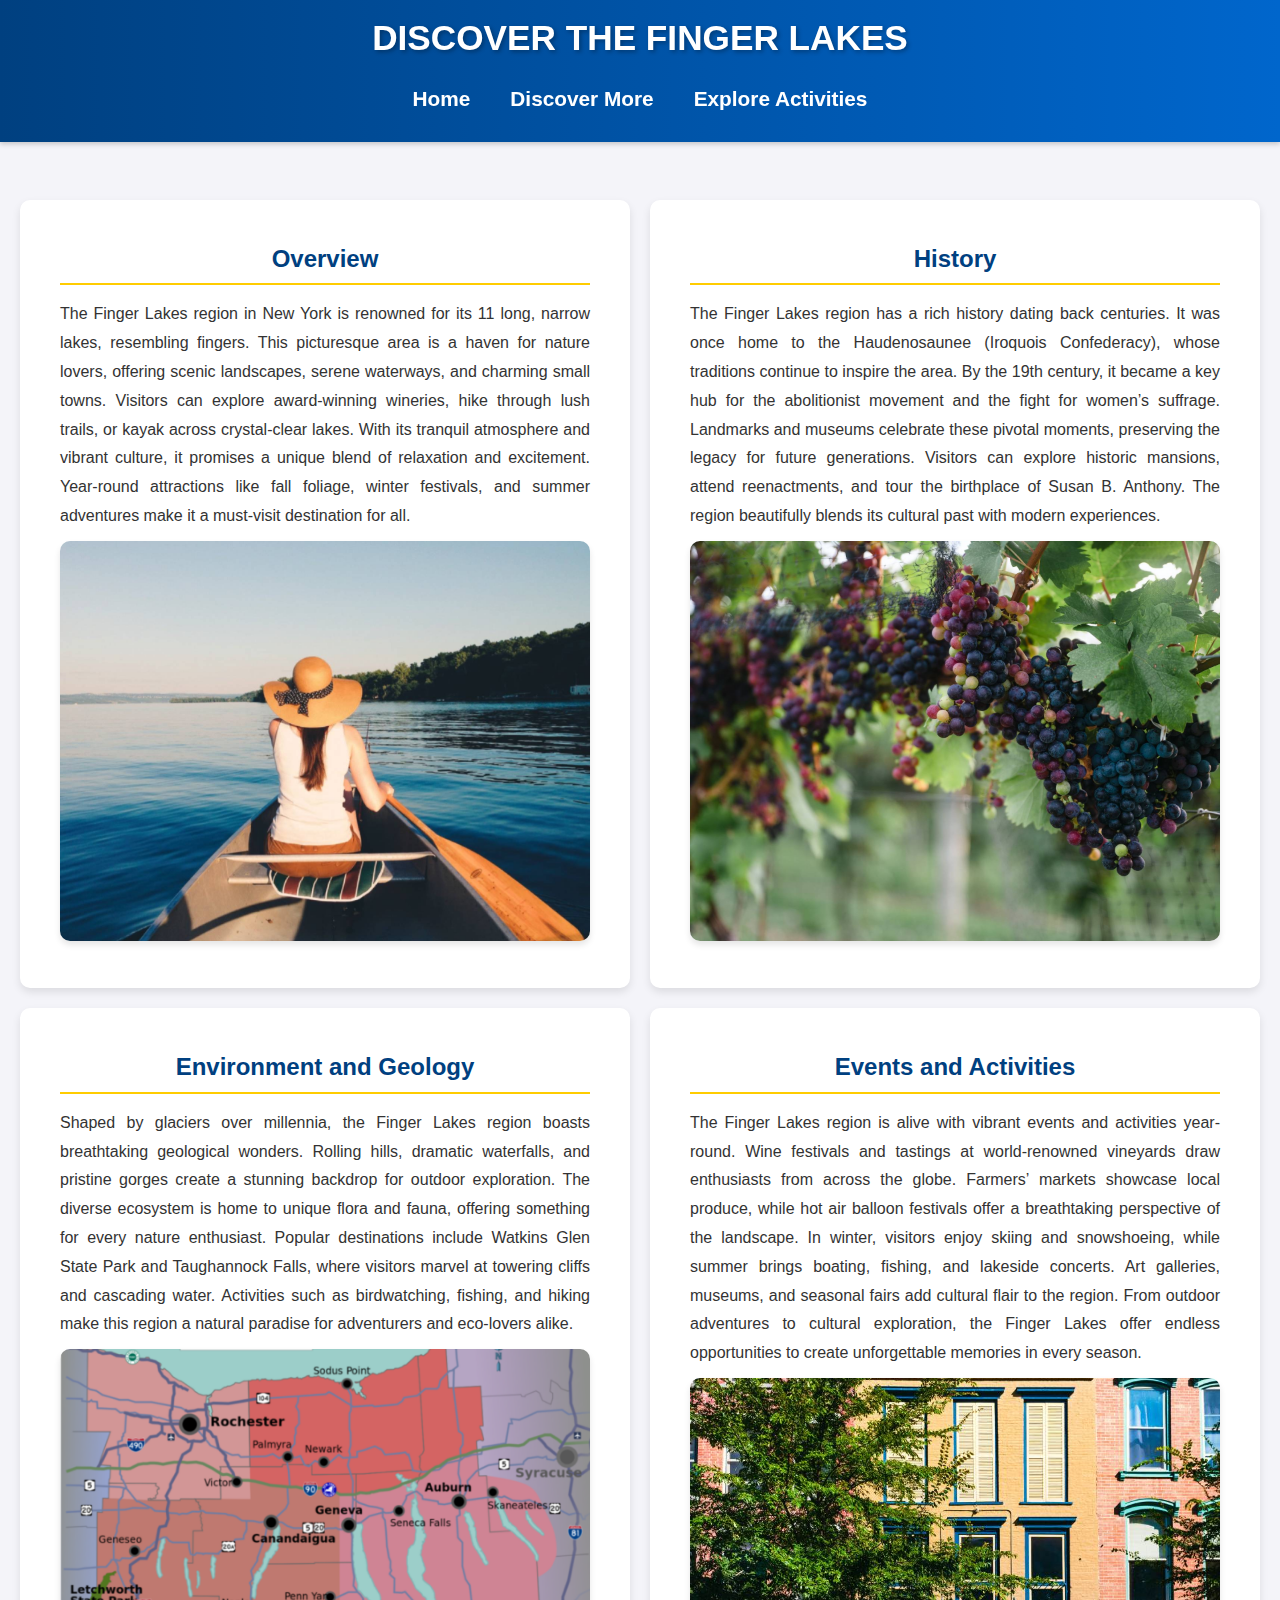
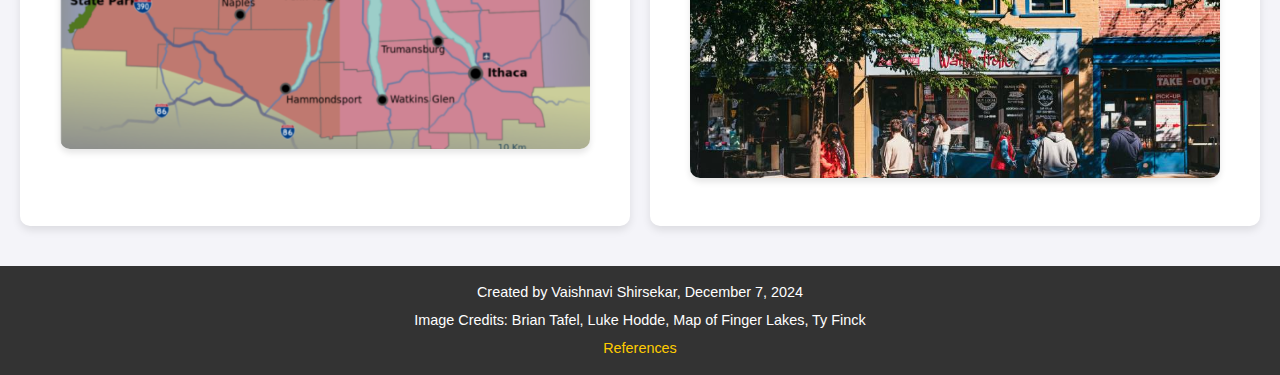
<file: index.html>
<!DOCTYPE html>
<html lang="en">
<head>
    <meta charset="UTF-8">
    <meta name="viewport" content="width=device-width, initial-scale=1.0">
    <title>Vaishnavi_Shirsekar's Final Practical</title>
    <link rel="stylesheet" href="styles/styles_1.css">
</head>
<body>
    <header>
        <h1>Discover the Finger Lakes</h1>
        <div class="hamburger" onclick="toggleMenu()">
            <span></span>
            <span></span>
            <span></span>
        </div>
        <nav id="nav-links">
            <ul>
                <li><a href="index.html">Home</a></li>
                <li><a href="finger_lakes_2.html">Discover More</a></li>
                <li><a href="finger_lakes_3.html">Explore Activities</a></li>
            </ul>
        </nav>
    </header>

    <main>
        <section id="overview">
            <h2>Overview</h2>
            <p>The Finger Lakes region in New York is renowned for its 11 long, narrow lakes, resembling fingers. This picturesque area is a haven for nature lovers, offering scenic landscapes, serene waterways, and charming small towns. Visitors can explore award-winning wineries, hike through lush trails, or kayak across crystal-clear lakes. With its tranquil atmosphere and vibrant culture, it promises a unique blend of relaxation and excitement. Year-round attractions like fall foliage, winter festivals, and summer adventures make it a must-visit destination for all.</p>
            <img 
                src="images/brian-tafel-3ktyUGus5zU-unsplash.jpg" 
                srcset="images/overview-1600px.jpg 1600w,
                        images/overview-1200px.jpg 1200w"
                sizes="(max-width: 768px) 100vw, (max-width: 1200px) 50vw, 33vw"
                alt="Canoeing on a serene lake">
        </section>

        <section id="history">
            <h2>History</h2>
            <p>The Finger Lakes region has a rich history dating back centuries. It was once home to the Haudenosaunee (Iroquois Confederacy), whose traditions continue to inspire the area. By the 19th century, it became a key hub for the abolitionist movement and the fight for women’s suffrage. Landmarks and museums celebrate these pivotal moments, preserving the legacy for future generations. Visitors can explore historic mansions, attend reenactments, and tour the birthplace of Susan B. Anthony. The region beautifully blends its cultural past with modern experiences.</p>
            <img 
                src="images/luke-hodde-Jy6wIGmbGk0-unsplash.jpg" 
                srcset="images/history-1600px.jpg 1600w,
                        images/history-1200px.jpg 1200w"
                sizes="(max-width: 768px) 100vw, (max-width: 1200px) 50vw, 33vw"
                alt="Vineyard in Finger Lakes">
        </section>

        <section id="environment">
            <h2>Environment and Geology</h2>
            <p>Shaped by glaciers over millennia, the Finger Lakes region boasts breathtaking geological wonders. Rolling hills, dramatic waterfalls, and pristine gorges create a stunning backdrop for outdoor exploration. The diverse ecosystem is home to unique flora and fauna, offering something for every nature enthusiast. Popular destinations include Watkins Glen State Park and Taughannock Falls, where visitors marvel at towering cliffs and cascading water. Activities such as birdwatching, fishing, and hiking make this region a natural paradise for adventurers and eco-lovers alike.</p>
            <img 
                src="images/New_York_-_Finger_Lakes_region_map_with_road_shields.svg.png" 
                srcset="images/newyork22.png 1600w,
                        images/newyork-1200px.png 1200w,
                        images/newyork-2000px.png 2000w"
                sizes="(max-width: 768px) 100vw, 50vw"
                alt="Map of Finger Lakes region">
        </section>

        <section id="culture">
            <h2>Events and Activities</h2>
            <p>The Finger Lakes region is alive with vibrant events and activities year-round. Wine festivals and tastings at world-renowned vineyards draw enthusiasts from across the globe. Farmers’ markets showcase local produce, while hot air balloon festivals offer a breathtaking perspective of the landscape. In winter, visitors enjoy skiing and snowshoeing, while summer brings boating, fishing, and lakeside concerts. Art galleries, museums, and seasonal fairs add cultural flair to the region. From outdoor adventures to cultural exploration, the Finger Lakes offer endless opportunities to create unforgettable memories in every season.</p>
            <img 
                src="images/ty-finck-UBJpFMHgeI0-unsplash.jpg" 
                srcset="images/events-1600px.jpg 1600w,
                        images/events-1200px.jpg 1200w" 
                sizes="(max-width: 768px) 100vw, 50vw"
                alt="Colorful street in the Finger Lakes region">
        </section>
    </main>

    <footer>
        <p>Created by Vaishnavi Shirsekar, December 7, 2024</p>
        <p>Image Credits: Brian Tafel, Luke Hodde, Map of Finger Lakes, Ty Finck</p>
        <p><a href="https://www.fingerlakestravelny.com/about/the-finger-lakes/" target="_blank" rel="noopener noreferrer">References</a></p>

    </footer>

    <script>
        function toggleMenu() {
    const navLinks = document.getElementById('nav-links');
    const hamburger = document.querySelector('.hamburger');
    navLinks.classList.toggle('nav-active');
    hamburger.classList.toggle('active');
}
    </script>
</body>
</html>
</file>
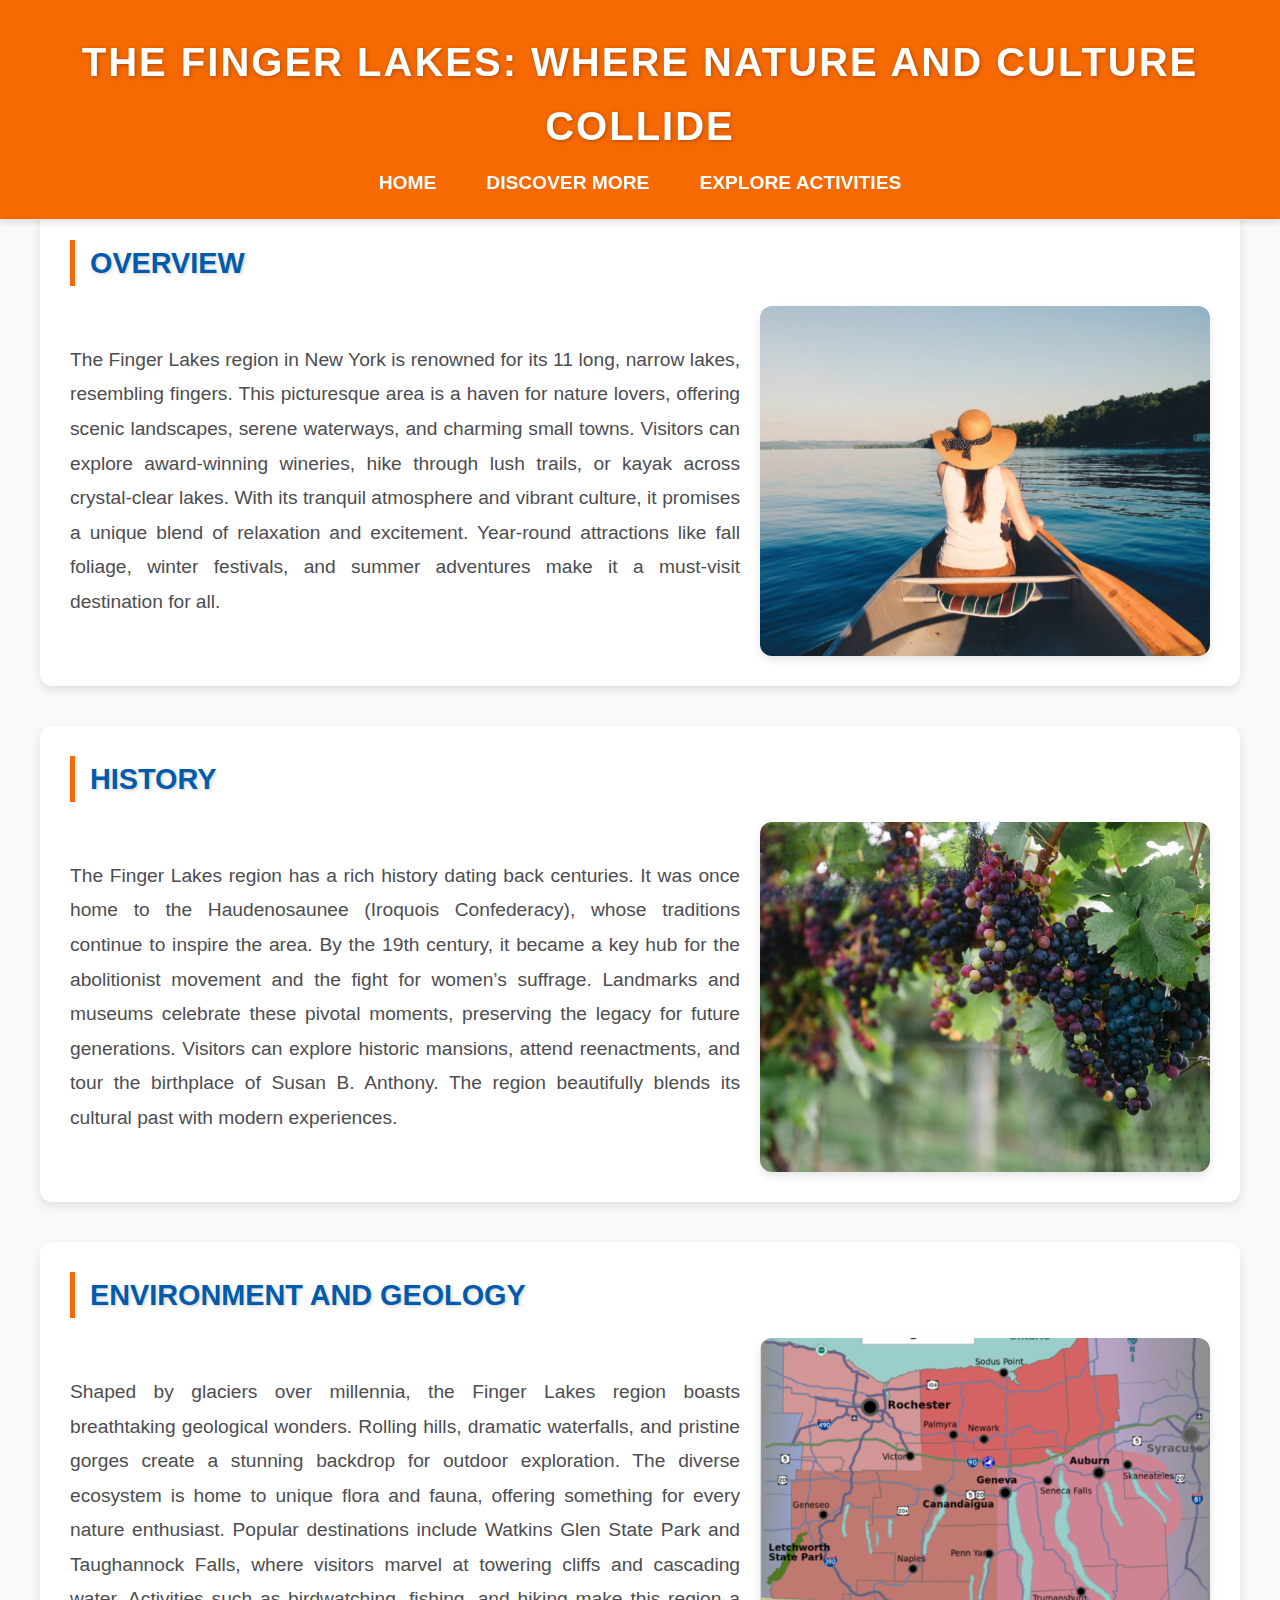
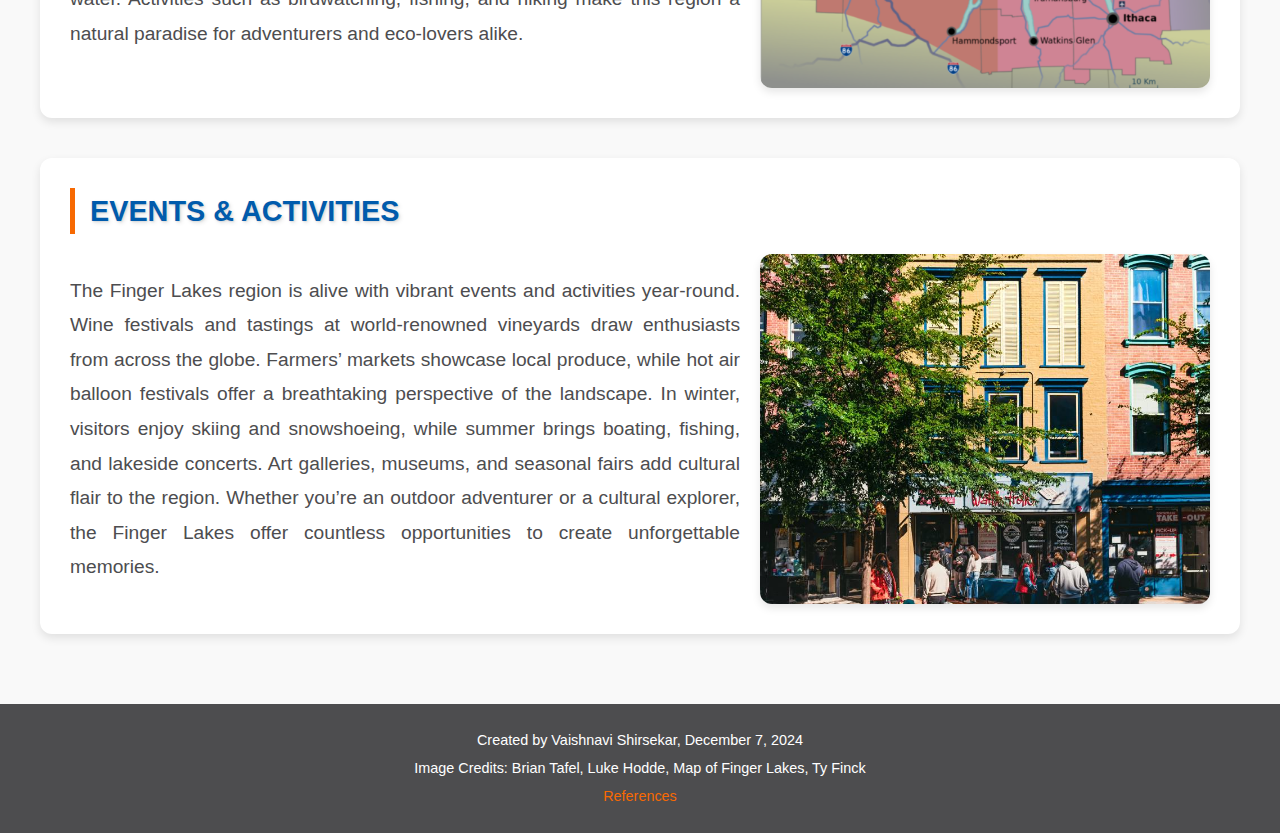
<file: finger_lakes_2.html>
<!DOCTYPE html>
<html lang="en">
<head>
    <meta charset="UTF-8">
    <meta name="viewport" content="width=device-width, initial-scale=1.0">
    <title>Vaishnavi_Shirsekar's Final Practical</title>
    <link rel="stylesheet" href="styles/styles_2.css">
</head>
<body>
    <header>
        <h1>The Finger Lakes: Where Nature and Culture Collide</h1>
        <nav>
            <div class="hamburger" onclick="toggleMenu()">
                <span></span>
                <span></span>
                <span></span>
            </div>
            <ul class="nav-links">
                <li><a href="index.html">Home</a></li>
                <li><a href="finger_lakes_2.html">Discover More</a></li>
                <li><a href="finger_lakes_3.html">Explore Activities</a></li>
            </ul>
        </nav>
    </header>

    <main>
        <section id="overview">
            <h2>Overview</h2>
            <div class="content">
                <p>The Finger Lakes region in New York is renowned for its 11 long, narrow lakes, resembling fingers. This picturesque area is a haven for nature lovers, offering scenic landscapes, serene waterways, and charming small towns. Visitors can explore award-winning wineries, hike through lush trails, or kayak across crystal-clear lakes. With its tranquil atmosphere and vibrant culture, it promises a unique blend of relaxation and excitement. Year-round attractions like fall foliage, winter festivals, and summer adventures make it a must-visit destination for all.</p>
                <img 
                src="images/brian-tafel-3ktyUGus5zU-unsplash.jpg" 
                srcset="images/overview-1600px.jpg 1600w,
                        images/overview-1200px.jpg 1200w"
                sizes="(max-width: 768px) 100vw, (max-width: 1200px) 50vw, 33vw"
                alt="Canoeing on a serene lake">
            </div>
        </section>

        <section id="history">
            <h2>History</h2>
            <div class="content">
                <p>The Finger Lakes region has a rich history dating back centuries. It was once home to the Haudenosaunee (Iroquois Confederacy), whose traditions continue to inspire the area. By the 19th century, it became a key hub for the abolitionist movement and the fight for women’s suffrage. Landmarks and museums celebrate these pivotal moments, preserving the legacy for future generations. Visitors can explore historic mansions, attend reenactments, and tour the birthplace of Susan B. Anthony. The region beautifully blends its cultural past with modern experiences.</p>
                <img 
                src="images/luke-hodde-Jy6wIGmbGk0-unsplash.jpg" 
                srcset="images/history-1600px.jpg 1600w,
                        images/history-1200px.jpg 1200w"
                sizes="(max-width: 768px) 100vw, (max-width: 1200px) 50vw, 33vw"
                alt="Vineyard in Finger Lakes">
            </div>
        </section>

        <section id="environment">
            <h2>Environment and Geology</h2>
            <div class="content">
                <p>Shaped by glaciers over millennia, the Finger Lakes region boasts breathtaking geological wonders. Rolling hills, dramatic waterfalls, and pristine gorges create a stunning backdrop for outdoor exploration. The diverse ecosystem is home to unique flora and fauna, offering something for every nature enthusiast. Popular destinations include Watkins Glen State Park and Taughannock Falls, where visitors marvel at towering cliffs and cascading water. Activities such as birdwatching, fishing, and hiking make this region a natural paradise for adventurers and eco-lovers alike.</p>
                <img 
                src="images/New_York_-_Finger_Lakes_region_map_with_road_shields.svg.png" 
                srcset="images/newyork22.png 1600w,
                        images/newyork-1200px.png 1200w,
                        images/newyork-2000px.png 2000w"
                sizes="(max-width: 768px) 100vw, 50vw"
                alt="Map of Finger Lakes region">
            </div>
        </section>

        <section id="culture">
            <h2>Events & Activities</h2>
            <div class="content">
                <p>The Finger Lakes region is alive with vibrant events and activities year-round. Wine festivals and tastings at world-renowned vineyards draw enthusiasts from across the globe. Farmers’ markets showcase local produce, while hot air balloon festivals offer a breathtaking perspective of the landscape. In winter, visitors enjoy skiing and snowshoeing, while summer brings boating, fishing, and lakeside concerts. Art galleries, museums, and seasonal fairs add cultural flair to the region. Whether you’re an outdoor adventurer or a cultural explorer, the Finger Lakes offer countless opportunities to create unforgettable memories.</p>
                <img 
                src="images/ty-finck-UBJpFMHgeI0-unsplash.jpg" 
                srcset="images/events-1600px.jpg 1600w,
                        images/events-1200px.jpg 1200w" 
                sizes="(max-width: 768px) 100vw, 50vw"
                alt="Colorful street in the Finger Lakes region">
            </div>
        </section>
    </main>

    <footer>
        <p>Created by Vaishnavi Shirsekar, December 7, 2024</p>
        <p>Image Credits: Brian Tafel, Luke Hodde, Map of Finger Lakes, Ty Finck</p>
        <p><a href="https://www.fingerlakes.org/services/tourism-information" target="_blank" rel="noopener noreferrer">References</a></p>

    </footer>
    <script>
        function toggleMenu() {
            const navLinks = document.querySelector('.nav-links');
            navLinks.classList.toggle('nav-active');
        }
    </script>
</body>
</html>
</file>
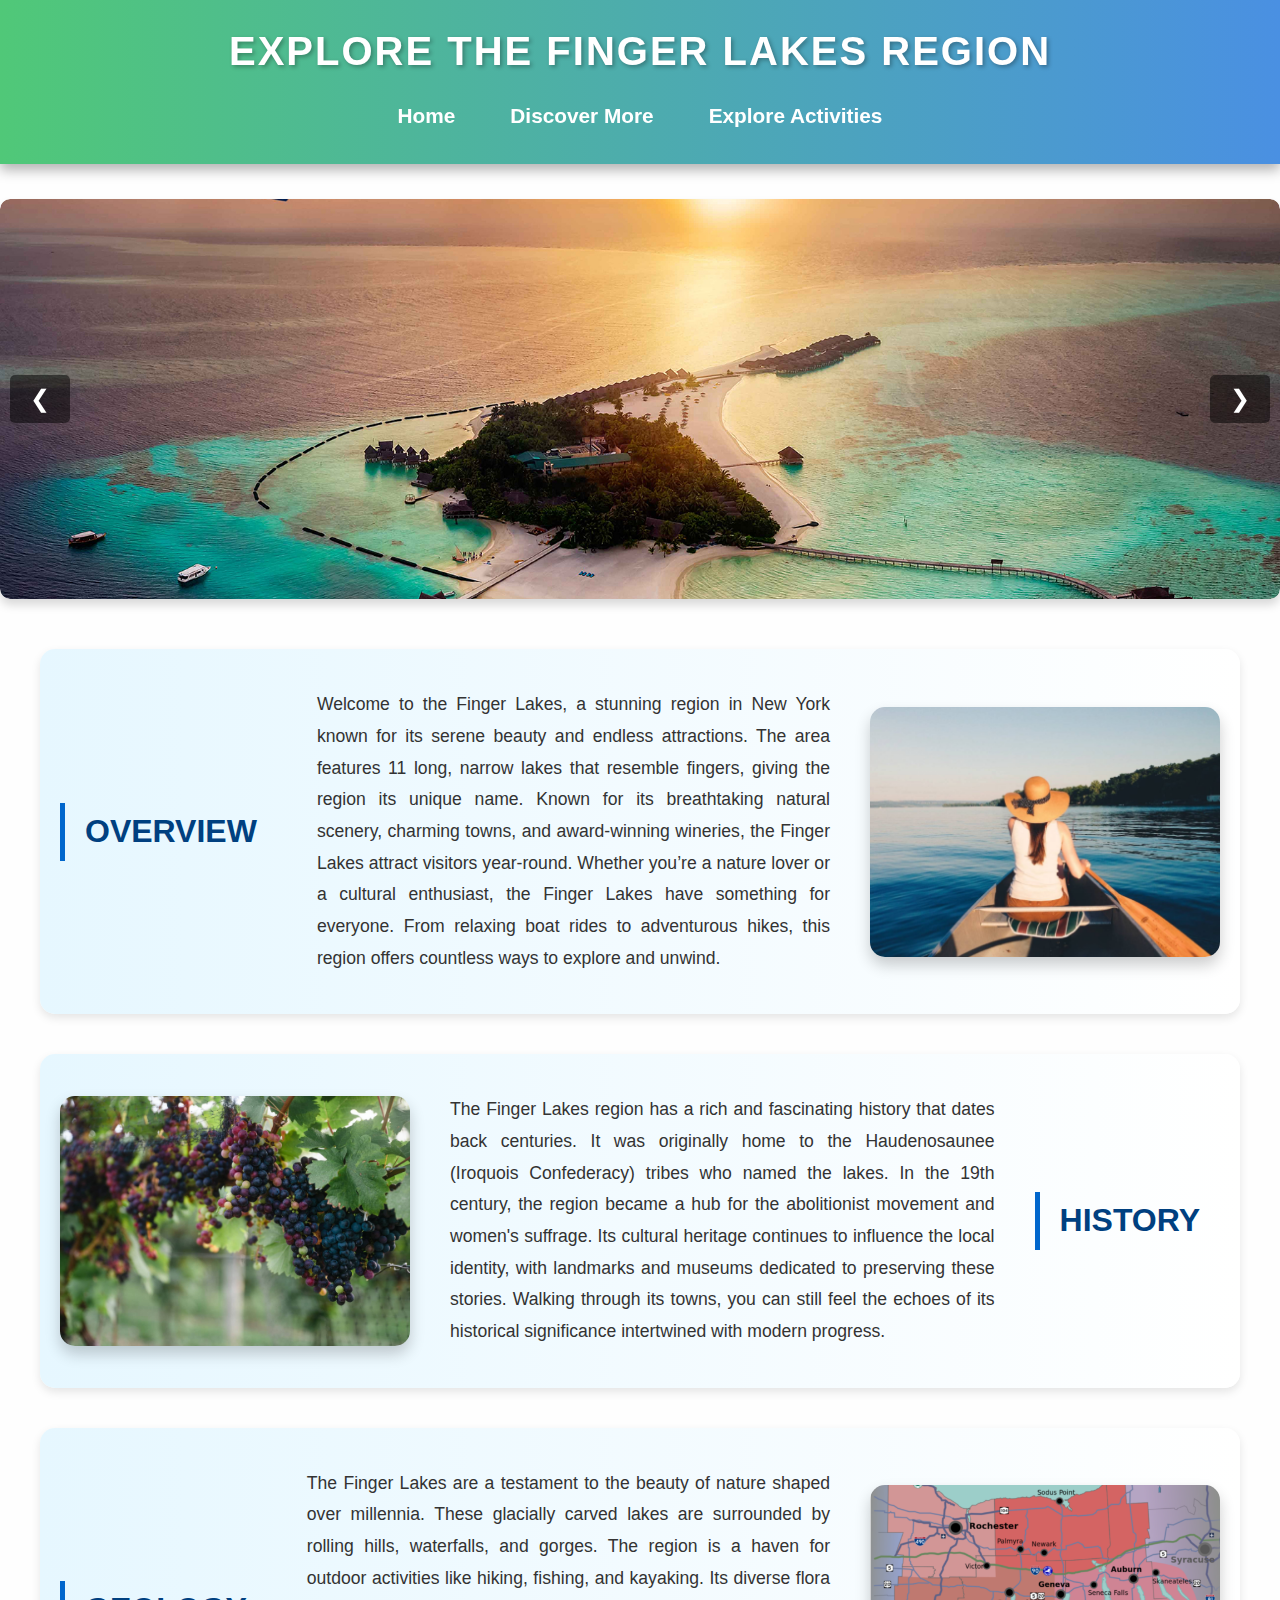
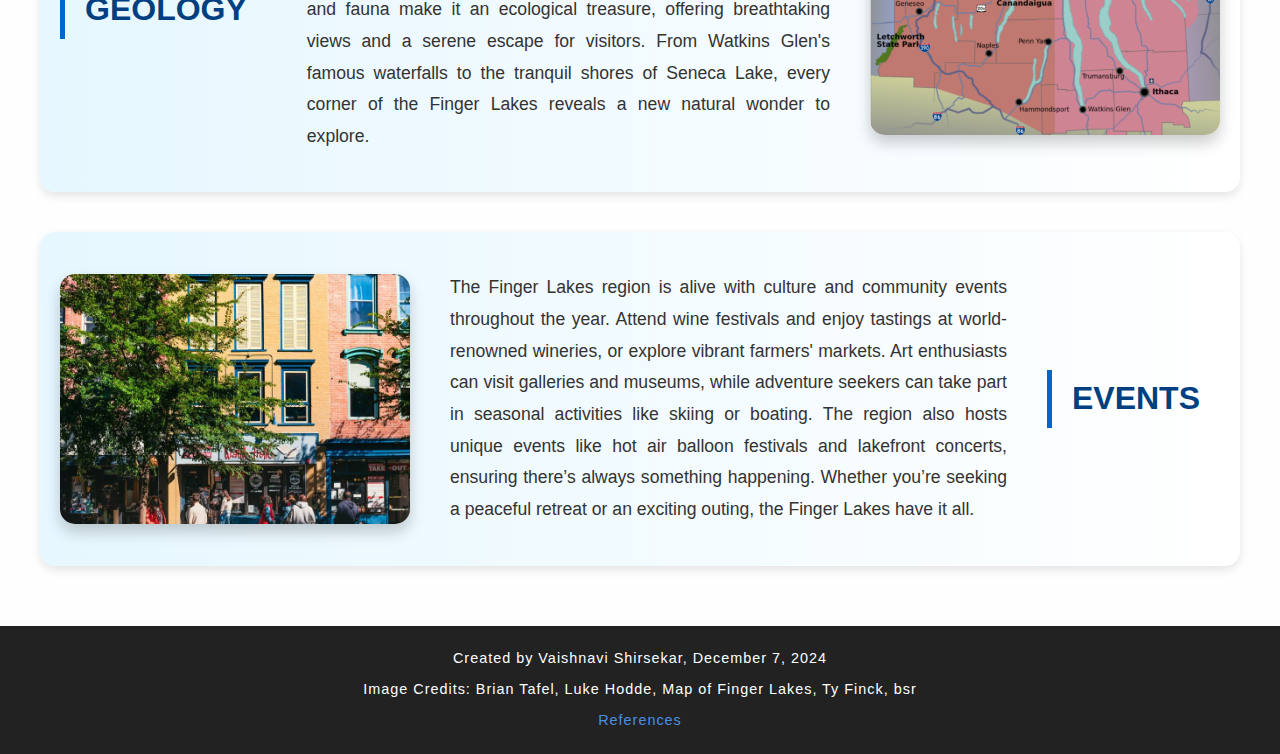
<file: finger_lakes_3.html>
<!DOCTYPE html>
<html lang="en">
<head>
    <meta charset="UTF-8">
    <meta name="viewport" content="width=device-width, initial-scale=1.0">
    <title>Vaishnavi_Shirsekar's Final Practical</title>
    <link rel="stylesheet" href="styles/styles_3.css">
</head>
<body>
    <header>
        <h1>Explore the Finger Lakes Region</h1>
        <nav>
            <div class="hamburger" onclick="toggleMenu()">
                <span></span>
                <span></span>
                <span></span>
            </div>
            <ul class="nav-links">
                <li><a href="index.html">Home</a></li>
                <li><a href="finger_lakes_2.html">Discover More</a></li>
                <li><a href="finger_lakes_3.html">Explore Activities</a></li>
            </ul>
        </nav>
    </header>

    <!-- Carousel -->
<div class="carousel">
    <div class="carousel-inner">
        <img src="images/carousel-img2.jpg" alt="Carousel Image 2" class="active">
        <img src="images/carousel-img6.jpg" alt="Carousel Image 6">
    </div>
    <button class="prev">&#10094;</button>
    <button class="next">&#10095;</button>
</div>

    <main>
        <section id="overview">
            <h2>Overview</h2>
            <p>Welcome to the Finger Lakes, a stunning region in New York known for its serene beauty and endless attractions. The area features 11 long, narrow lakes that resemble fingers, giving the region its unique name. Known for its breathtaking natural scenery, charming towns, and award-winning wineries, the Finger Lakes attract visitors year-round. Whether you’re a nature lover or a cultural enthusiast, the Finger Lakes have something for everyone. From relaxing boat rides to adventurous hikes, this region offers countless ways to explore and unwind.</p>
            <img 
                src="images/brian-tafel-3ktyUGus5zU-unsplash.jpg" 
                srcset="images/overview-1600px.jpg 1600w,
                        images/overview-1200px.jpg 1200w"
                sizes="(max-width: 768px) 100vw, (max-width: 1200px) 50vw, 33vw"
                alt="Canoeing on a serene lake">
        </section>

        <section id="history">
            <h2>History</h2>
            <p>The Finger Lakes region has a rich and fascinating history that dates back centuries. It was originally home to the Haudenosaunee (Iroquois Confederacy) tribes who named the lakes. In the 19th century, the region became a hub for the abolitionist movement and women's suffrage. Its cultural heritage continues to influence the local identity, with landmarks and museums dedicated to preserving these stories. Walking through its towns, you can still feel the echoes of its historical significance intertwined with modern progress.</p>
            <img 
                src="images/luke-hodde-Jy6wIGmbGk0-unsplash.jpg" 
                srcset="images/history-1600px.jpg 1600w,
                        images/history-1200px.jpg 1200w"
                sizes="(max-width: 768px) 100vw, (max-width: 1200px) 50vw, 33vw"
                alt="Vineyard in Finger Lakes">
        </section>

        <section id="environment">
            <h2>Geology</h2>
            <p>The Finger Lakes are a testament to the beauty of nature shaped over millennia. These glacially carved lakes are surrounded by rolling hills, waterfalls, and gorges. The region is a haven for outdoor activities like hiking, fishing, and kayaking. Its diverse flora and fauna make it an ecological treasure, offering breathtaking views and a serene escape for visitors. From Watkins Glen's famous waterfalls to the tranquil shores of Seneca Lake, every corner of the Finger Lakes reveals a new natural wonder to explore.</p>
            <img 
                src="images/New_York_-_Finger_Lakes_region_map_with_road_shields.svg.png" 
                srcset="images/newyork22.png 1600w,
                        images/newyork-1200px.png 1200w,
                        images/newyork-2000px.png 2000w"
                sizes="(max-width: 768px) 100vw, 50vw"
                alt="Map of Finger Lakes region">
        </section>

        <section id="culture">
            <h2>Events</h2>
            <p>The Finger Lakes region is alive with culture and community events throughout the year. Attend wine festivals and enjoy tastings at world-renowned wineries, or explore vibrant farmers' markets. Art enthusiasts can visit galleries and museums, while adventure seekers can take part in seasonal activities like skiing or boating. The region also hosts unique events like hot air balloon festivals and lakefront concerts, ensuring there’s always something happening. Whether you’re seeking a peaceful retreat or an exciting outing, the Finger Lakes have it all.</p>
            <img 
                src="images/ty-finck-UBJpFMHgeI0-unsplash.jpg" 
                srcset="images/events-1600px.jpg 1600w,
                        images/events-1200px.jpg 1200w" 
                sizes="(max-width: 768px) 100vw, 50vw"
                alt="Colorful street in the Finger Lakes region">
        </section>
    </main>

    <footer>
        <p>Created by Vaishnavi Shirsekar, December 7, 2024</p>
        <p>Image Credits: Brian Tafel, Luke Hodde, Map of Finger Lakes, Ty Finck, bsr</p>
        <p><a href="https://fingerlakesinvasives.org/finger-lakes-region/" target="_blank" rel="noopener noreferrer">References</a></p>
    </footer>
    <script>
        function toggleMenu() {
            const navLinks = document.querySelector('.nav-links');
            navLinks.classList.toggle('nav-active');
        }
    </script>

    <script src="js/carousel.js"></script>
</body>
</html>
</file>
<file: styles/styles_3.css>
body, h1, h2, p, ul {
    margin: 0;
    padding: 0;
    font-family: "Roboto", Arial, sans-serif;
    box-sizing: border-box;
}

body {
    background-color: #fefefe;
    color: #222;
    line-height: 1.8;
    font-size: 16px;
}

/* Header */
header {
    background: linear-gradient(90deg, #4a90e2, #50c878);
    color: #fff;
    text-align: center;
    padding: 20px 0;
    box-shadow: 0 4px 8px rgba(0, 0, 0, 0.2);
    position: sticky;
    top: 0;
    z-index: 1000;
    transition: transform 0.3s ease, box-shadow 0.1s ease, background 0.1s ease;
}

header:hover {
    background: linear-gradient(90deg, #50c878, #4a90e2); /* Reverse gradient on hover */
    transform: translateY(-5px); /* Slightly lift the header */
    box-shadow: 0 6px 12px rgba(0, 0, 0, 0.3); /* Enhanced shadow on hover */
}

header h1 {
    font-size: 2.5em;
    font-weight: bold;
    text-transform: uppercase;
    letter-spacing: 2px;
    text-shadow: 2px 2px 4px rgba(0, 0, 0, 0.3);
    transition: transform 0.3s ease, color 0.3s ease;
}

header h1:hover {
    color: #ffd700;
    transform: scale(1.1);
}

nav ul {
    list-style: none;
    display: flex;
    justify-content: center;
    padding: 10px 0;
    gap: 25px;
}

nav ul li a {
    text-decoration: none;
    color: #fff;
    font-weight: bold;
    font-size: 1.3em;
    padding: 5px 15px;
    border-radius: 5px;
    transition: background-color 0.3s ease, color 0.3s ease, transform 0.3s ease;
}

nav ul li a:hover {
    background-color: #ffd700;
    color: #000;
    transform: scale(1.1);
    text-shadow: 0 0 5px rgba(0, 0, 0, 0.2);
}

/* Hamburger Icon for Mobile */
.hamburger {
    display: none; /* Hidden in desktop view */
    flex-direction: column;
    gap: 5px;
    cursor: pointer;
    position: relative;
}

.hamburger span {
    background-color: #fff;
    height: 3px;
    width: 25px;
    border-radius: 2px;
    transition: all 0.3s ease;
}

/* Mobile Navigation */
@media (max-width: 768px) {
    header {
        display: flex;
        justify-content: space-between;
        align-items: center;
        padding: 10px 20px;
    }

    header h1 {
        font-size: 1.8em;
        text-align: left;
        margin: 0;
    }

    .hamburger {
        display: flex; /* Show hamburger only in mobile view */
    }

    nav ul {
        display: none; /* Hide navigation menu by default */
        flex-direction: column;
        position: absolute;
        top: 105px;
        left: 0;
        width: 100%;
        background: rgba(0, 0, 0, 0.9);
        padding: 20px 0;
        z-index: 1000;
    }

    nav ul.nav-active {
        display: flex; /* Show menu when active */
    }

    nav ul li a {
        font-size: 1.2em;
        text-align: center;
        padding: 10px 0;
    }
}

/* Carousel */
.carousel {
    position: relative;
    max-width: 100%; /* Fit the carousel to the screen width */
    height: 400px; /* Adjust height for reduced size */
    margin: 30px auto;
    overflow: hidden;
    border-radius: 10px;
    box-shadow: 0 6px 10px rgba(0, 0, 0, 0.15);
}

.carousel-inner {
    display: flex;
    transition: transform 0.1s ease-in-out;
    height: 100%;
}

.carousel-inner img {
    display: none;
    width: 100%;
    object-fit: cover;
    height: 100%;
    border-radius: 10px;
    box-shadow: 0 4px 8px rgba(0, 0, 0, 0.1);
}

.carousel-inner img.active {
    display: block;
}

button.prev, button.next {
    position: absolute;
    top: 50%;
    transform: translateY(-50%);
    background-color: rgba(0, 0, 0, 0.5);
    color: #fff;
    border: none;
    padding: 10px 20px;
    cursor: pointer;
    font-size: 1.5rem;
    z-index: 1000;
    border-radius: 5px;
}

button.prev {
    left: 10px;
}

button.next {
    right: 10px;
}

button.prev:hover, button.next:hover {
    background-color: rgba(0, 0, 0, 0.8);
}

/* Main Layout */
main {
    padding: 20px;
    max-width: 1200px;
    margin: 0 auto;
}

/* Updated Section Styles */
section {
    margin-bottom: 40px;
    border-radius: 15px;
    box-shadow: 0 4px 10px rgba(0, 0, 0, 0.1);
    overflow: hidden;
    transition: transform 0.3s ease-in-out, box-shadow 0.3s ease-in-out;
    background: linear-gradient(to left, #ffffff, #e6f7ff); /* Right-to-left gradient */
    padding: 20px;
    display: flex;
    flex-direction: row;
    align-items: center;
    gap: 20px;
}

section:nth-child(even) {
    flex-direction: row-reverse;
}

section:hover {
    transform: translateY(-10px);
    box-shadow: 0 8px 20px rgba(0, 0, 0, 0.2);
}

/* Section Content */
section h2 {
    font-size: 2em;
    color: #004080;
    margin: 20px 0;
    text-transform: uppercase;
    padding: 0 20px;
    border-left: 5px solid #0066cc;
}

section p {
    flex: 1;
    font-size: 1.1em;
    text-align: justify;
    margin: 20px;
    line-height: 1.8;
    color: #333;
}

/* Uniform Image Styling for Desktop and Mobile */
section img {
    flex-shrink: 0;
    width: 350px;
    height: 250px;
    border-radius: 15px;
    object-fit: cover;
    box-shadow: 0 8px 15px rgba(0, 0, 0, 0.2);
    transition: transform 0.3s ease-in-out, box-shadow 0.3s ease-in-out;
}

section img:hover {
    transform: scale(1.1);
    box-shadow: 0 12px 20px rgba(0, 0, 0, 0.3);
}

/* Responsive Design for Header and Sections */
@media (max-width: 768px) {
    header h1 {
        font-size: 1.3em;
        padding: 5px;
    }

    header:hover {
        transform: none; /* No hover transform on mobile */
    }

    nav ul {
        flex-direction: column;
        gap: 8px;
    }

    nav ul li a {
        font-size: 1.3rem;
        padding: 9px;
    }

    section {
        flex-direction: column;
        padding: 20px;
    }

    section:nth-child(even) {
        flex-direction: column;
    }

    section img {
        width: 100%;
        max-width: 350px;
        height: 250px;
    }

    section h2 {
        text-align: center;
        padding: 10px;
    }
}

/* Footer */
footer {
    text-align: center;
    background: #222;
    color: #fff;
    padding: 15px 0;
    font-size: 0.9em;
    letter-spacing: 1px;
}

footer p {
    margin: 5px 0;
}

footer a {
    color: #4a90e2;
    text-decoration: none;
    transition: color 0.3s ease;
}

footer a:hover {
    color: #ffd700;
}
</file>
<file: styles/styles_1.css>
/* General Reset */
body, h1, h2, p {
    margin: 0;
    padding: 0;
    font-family: Arial, sans-serif;
    box-sizing: border-box;
}

/* Body and Layout */
body {
    line-height: 1.6;
    font-size: 16px;
    color: #333;
    background-color: #f4f4f9;
}

/* Header Styles */
header {
    background: linear-gradient(90deg, #004080, #0066cc);
    color: #fff;
    padding: 10px 0;
    text-align: center;
    box-shadow: 0 2px 5px rgba(0, 0, 0, 0.2);
    position: fixed; /* Fix the header */
    top: 0;
    width: 100%; /* Ensure the header spans the full width */
    z-index: 1000; /* Keep the header above other elements */
}

header h1 {
    font-size: 2.2em;
    margin: 0;
    text-shadow: 2px 2px 4px rgba(0, 0, 0, 0.3);
    text-transform: uppercase; /* Make text all capital letters */
}

nav ul {
    list-style: none;
    padding: 0;
    display: flex;
    justify-content: center;
    gap: 40px;
}

nav ul li a {
    color: #fff;
    text-decoration: none;
    font-weight: bold;
    font-size: 1.3em;
    transition: color 0.3s ease, text-shadow 0.3s ease;
}

nav ul li a:hover {
    color: #ffcc00;
    text-shadow: 0 0 10px #ffcc00;
}

/* Main Content */
main {
    margin-top: 180px; /* Push content below the fixed header */
    padding: 20px;
    display: grid;
    grid-template-columns: repeat(2, 1fr); /* Two columns */
    grid-gap: 20px; /* Space between grid items */
}

section {
    background: #fff;
    padding: 40px; /* Increased padding for taller sections */
    border-radius: 10px;
    box-shadow: 0 4px 8px rgba(0, 0, 0, 0.1);
    transition: background-color 0.3s ease, transform 0.3s ease, box-shadow 0.3s ease;
}

section:hover {
    background-color: #f8e6a4; /* Soft yellow background on hover */
    transform: translateY(-5px);
    box-shadow: 0 8px 15px rgba(0, 0, 0, 0.2);
}

section h2 {
    margin-bottom: 15px;
    font-size: 1.5em;
    color: #004080;
    border-bottom: 2px solid #ffcc00;
    padding-bottom: 5px;
    text-align: center;
}

section p {
    text-align: justify;
    margin-bottom: 10px;
    line-height: 1.8;
}

section img {
    width: 100%;
    height: 400px; /* Uniform height for all images */
    object-fit: cover;
    border-radius: 10px;
    box-shadow: 0 4px 6px rgba(0, 0, 0, 0.1);
    transition: transform 0.3s ease, box-shadow 0.3s ease;
}

section img:hover {
    transform: scale(1.05);
    box-shadow: 0 8px 12px rgba(0, 0, 0, 0.2);
}

/* Footer Styles */
footer {
    text-align: center;
    background: #333;
    color: #fff;
    padding: 10px 0;
    margin-top: 20px;
}

footer p {
    margin: 5px 0;
    font-size: 0.9em;
}

footer p a {
    color: #ffcc00;
    text-decoration: none;
    transition: color 0.3s ease-in-out;
}

footer p a:hover {
    color: #ffffff;
}

/* Responsive Design */
@media (max-width: 768px) {
    /* Header Adjustments for Mobile View */
    header {
        display: flex;
        justify-content: space-between; /* Space out title and hamburger menu */
        align-items: center; /* Vertically align items */
        padding: 10px 15px;
        position: fixed;
        top: 0;
        width: 100%;
        z-index: 1000;
    }

    header h1 {
        font-size: 1.5em; /* Reduce font size for smaller screens */
        margin: 0;
        text-align: left; /* Align title to the left */
        word-wrap: break-word; /* Wrap text to prevent overflow */
        flex: 1; /* Allow title to take available space */
    }

    .hamburger {
        display: block; /* Ensure hamburger is visible only on mobile view */
        cursor: pointer;
        width: 30px;
        height: 25px;
        margin-left: 10px; /* Space between title and hamburger */
    }

    .hamburger span {
        display: block;
        width: 80%;
        height: 3px; /* Thickness of the hamburger lines */
        background-color: #fff; /* Same color as the header text */
        margin: 5px 0;
        transition: all 0.3s ease-in-out;
        margin-left: -20px;
    }


    #nav-links {
        display: none; /* Initially hide the menu */
        flex-direction: column; /* Stack links vertically */
        background: #000000; /* Match header background */
        position: fixed; /* Fixed to viewport */
        top: 95px; /* Position below the header */
        right: 0;
        width: 100%; /* Full width on mobile */
        padding: 10px 0;
        box-shadow: 0 4px 8px rgba(0, 0, 0, 0.2);
        z-index: 1000; /* Ensure above content */
    }

    #nav-links.nav-active {
        display: flex; /* Show the menu when active */
    }

    #nav-links ul {
        flex-direction: column; /* Stack links */
        align-items: center; /* Center align links */
        padding: 0px;
    }

    #nav-links ul li {
        margin: -10px 0;
    }

    #nav-links ul li a {
        color: #fff; /* Match header text */
        font-size: 1.2em;
        text-decoration: none;
        padding: 10px 20px;
        border-radius: 5px;
        transition: background-color 0.3s ease, color 0.3s ease;
    }

    #nav-links ul li a:hover {
        background-color: #ffcc00; /* Highlight on hover */
        color: #004080; /* Contrast with the hover background */
    }

    main {
        margin-top: 130px; /* Adjust margin for smaller screens */
        grid-template-columns: 1fr; /* Single column for smaller screens */
    }

    section img {
        width: 100%; /* Full width on smaller screens */
        max-width: 350px; /* Limit the image size */
        height: 250px; /* Fixed height for consistent display */
        object-fit: cover; /* Maintain aspect ratio */
        margin: 0 auto; /* Center the image */
    }

    section {
        padding: 30px; /* Adjusted padding for smaller screens */
    }
}
</file>
<file: styles/styles_2.css>
/* General Reset */
body, h1, h2, p, ul {
    margin: 0;
    padding: 0;
    font-family: 'Proxima Nova', Arial, sans-serif; /* RIT font */
    box-sizing: border-box;
}

/* Body and Layout */
body {
    font-size: 16px;
    color: #4D4D4F; /* RIT Gray */
    background-color: #F9F9F9;
    line-height: 1.6;
    margin: 0;
    padding-top: 140px; /* Prevents content from overlapping with the fixed header */
}

/* Header Styles (Desktop) */
header {
    background: #F76902; /* RIT Orange */
    color: #FFFFFF; /* White Text */
    padding: 20px;
    box-shadow: 0 4px 6px rgba(0, 0, 0, 0.1);
    position: fixed; /* Fixes the header at the top */
    top: 0;
    left: 0;
    width: 100%; /* Ensures the header spans the full width of the page */
    z-index: 1000; /* Keeps the header on top of other elements */
    display: flex; /* Flexbox for centering content */
    flex-direction: column; /* Stack title and links vertically */
    justify-content: center; /* Centers content vertically */
    align-items: center; /* Centers content horizontally */
    text-align: center; /* Centers text inside the header */
    box-sizing: border-box; /* Ensure padding doesn't affect centering */
}

/* Header Title */
header h1 {
    font-size: 2.5rem;
    margin: 10px 0;
    font-weight: 900;
    letter-spacing: 2px;
    text-transform: uppercase;
    text-shadow: 1px 1px 4px rgba(0, 0, 0, 0.3); /* Subtle shadow for emphasis */
}

/* Navigation Styles */
nav ul {
    list-style: none;
    display: flex;
    justify-content: center;
    align-items: center;
    padding: 0;
    gap: 20px;
}

nav ul li {
    margin: 0;
}

nav ul li a {
    color: #FFFFFF; /* White links */
    text-decoration: none;
    font-weight: bold;
    font-size: 1.2rem;
    text-transform: uppercase;
    padding: 10px 15px;
    transition: color 0.3s ease, background-color 0.3s ease, transform 0.2s ease;
}

nav ul li a:hover {
    background-color: #FFD700; /* RIT Accent Yellow */
    color: #000000; /* Black text on hover */
    transform: scale(1.05); /* Slight zoom effect */
}

/* Main Content Layout */
main {
    max-width: 1200px;
    margin: 0 auto;
    padding: 30px;
}

#overview {
    margin-top: 40px;
}

/* Section Styles */
section {
    margin-bottom: 40px;
    padding: 30px;
    background: #FFFFFF; /* White background */
    border-radius: 12px;
    box-shadow: 0 4px 10px rgba(0, 0, 0, 0.1);
    transition: transform 0.3s ease, background-color 0.3s ease, box-shadow 0.3s ease;
}

section:hover {
    transform: translateY(-5px);
    background-color: #FFE6CC; /* Soft orange background on hover */
    box-shadow: 0 8px 15px rgba(0, 0, 0, 0.2);
}

/* Heading (h2) Styles */
section h2 {
    font-size: 1.8rem;
    color: #005BAC; /* RIT Secondary Blue */
    margin-bottom: 20px;
    border-left: 5px solid #F76902; /* RIT Primary Orange */
    padding-left: 15px;
    text-transform: uppercase;
    text-shadow: 1px 1px 2px rgba(0, 0, 0, 0.1), 2px 2px 4px rgba(0, 0, 0, 0.1); /* Subtle text shadow */
    transition: color 0.3s ease, text-shadow 0.3s ease, transform 0.2s ease;
}

section h2:hover {
    color: #F76902; /* Change to RIT Orange on hover */
    text-shadow: 0 0 8px #FFD700, 0 0 15px #FFD700; /* Glowing yellow effect */
    transform: scale(1.05); /* Slightly enlarge on hover */
}

/* Section Content */
section .content {
    display: flex;
    flex-wrap: wrap;
    gap: 20px;
    align-items: center;
}

section .content p {
    flex: 1;
    text-align: justify;
    line-height: 1.8;
    color: #4D4D4F; /* RIT Gray */
    font-size: 1.2rem;
}

/* Image Styles */
section .content img {
    flex-shrink: 0;
    width: 450px; /* Adjusted width for larger images */
    height: 350px; /* Adjusted height for proportional display */
    border-radius: 12px;
    box-shadow: 0 4px 8px rgba(0, 0, 0, 0.1);
    object-fit: cover;
    transition: transform 0.3s ease, box-shadow 0.3s ease;
}

section .content img:hover {
    transform: scale(1.05);
    box-shadow: 0 8px 16px rgba(0, 0, 0, 0.2);
}

/* Footer Styles */
footer {
    background: #4D4D4F; /* RIT Gray */
    color: #FFFFFF; /* White Text */
    text-align: center;
    padding: 20px 0;
    font-size: 0.9rem;
}

footer p {
    margin: 5px 0;
}

footer p a {
    color: #F76902; /* RIT Orange */
    text-decoration: none;
    transition: color 0.3s ease;
}

footer p a:hover {
    color: #FFD700; /* RIT Accent Yellow */
}

/* Responsive Design */
@media (max-width: 768px) {
    /* Header Adjustments for Mobile */
    header {
        flex-direction: row; /* Adjust layout for mobile */
        padding: 10px 20px;
        justify-content: space-between; /* Title on left, hamburger on right */
    }

    header h1 {
        font-size: 1.8rem;
        text-align: left; /* Align title to the left */
    }

    /* Hamburger Icon */
    .hamburger {
        display: flex; /* Show hamburger in mobile view */
        flex-direction: column;
        gap: 5px;
        cursor: pointer;
    }

    .hamburger span {
        background: #FFF; /* White color for bars */
        height: 3px;
        width: 25px;
        border-radius: 2px;
        transition: all 0.3s ease;
    }

    /* Navigation Styles for Mobile */
    nav ul {
        display: none; /* Hidden by default */
        flex-direction: column;
        position: absolute;
        top: 105px;
        left: 0;
        width: 100%;
        background: rgba(0, 0, 0, 0.9); /* Dark background */
        padding: 20px 0;
        z-index: 1000;
        border-radius: 0 0 8px 8px;
    }

    nav ul.nav-active {
        display: flex; /* Show menu when active */
    }

    nav ul li a {
        font-size: 1.2rem; /* Default font size for mobile navigation links */
        text-align: center;
        padding: 10px 0;
    }

    /* Uniform Image Styles for Mobile */
    section .content img {
        width: 100%; /* Full width for mobile */
        max-width: 300px; /* Set consistent max width */
        height: 200px; /* Set consistent height */
        object-fit: cover; /* Maintain aspect ratio */
        border-radius: 12px;
    }

    section h2 {
        font-size: 1.5rem;
    }
}

@media (max-width: 480px) {
    /* Adjustments for smaller devices */
    header h1 {
        font-size: 1.5rem;
    }

    .hamburger span {
        width: 20px; /* Slightly smaller bars for smaller screens */
    }

    nav ul li a {
        font-size: 1rem;
    }

    section {
        padding: 15px;
    }
}
</file>
